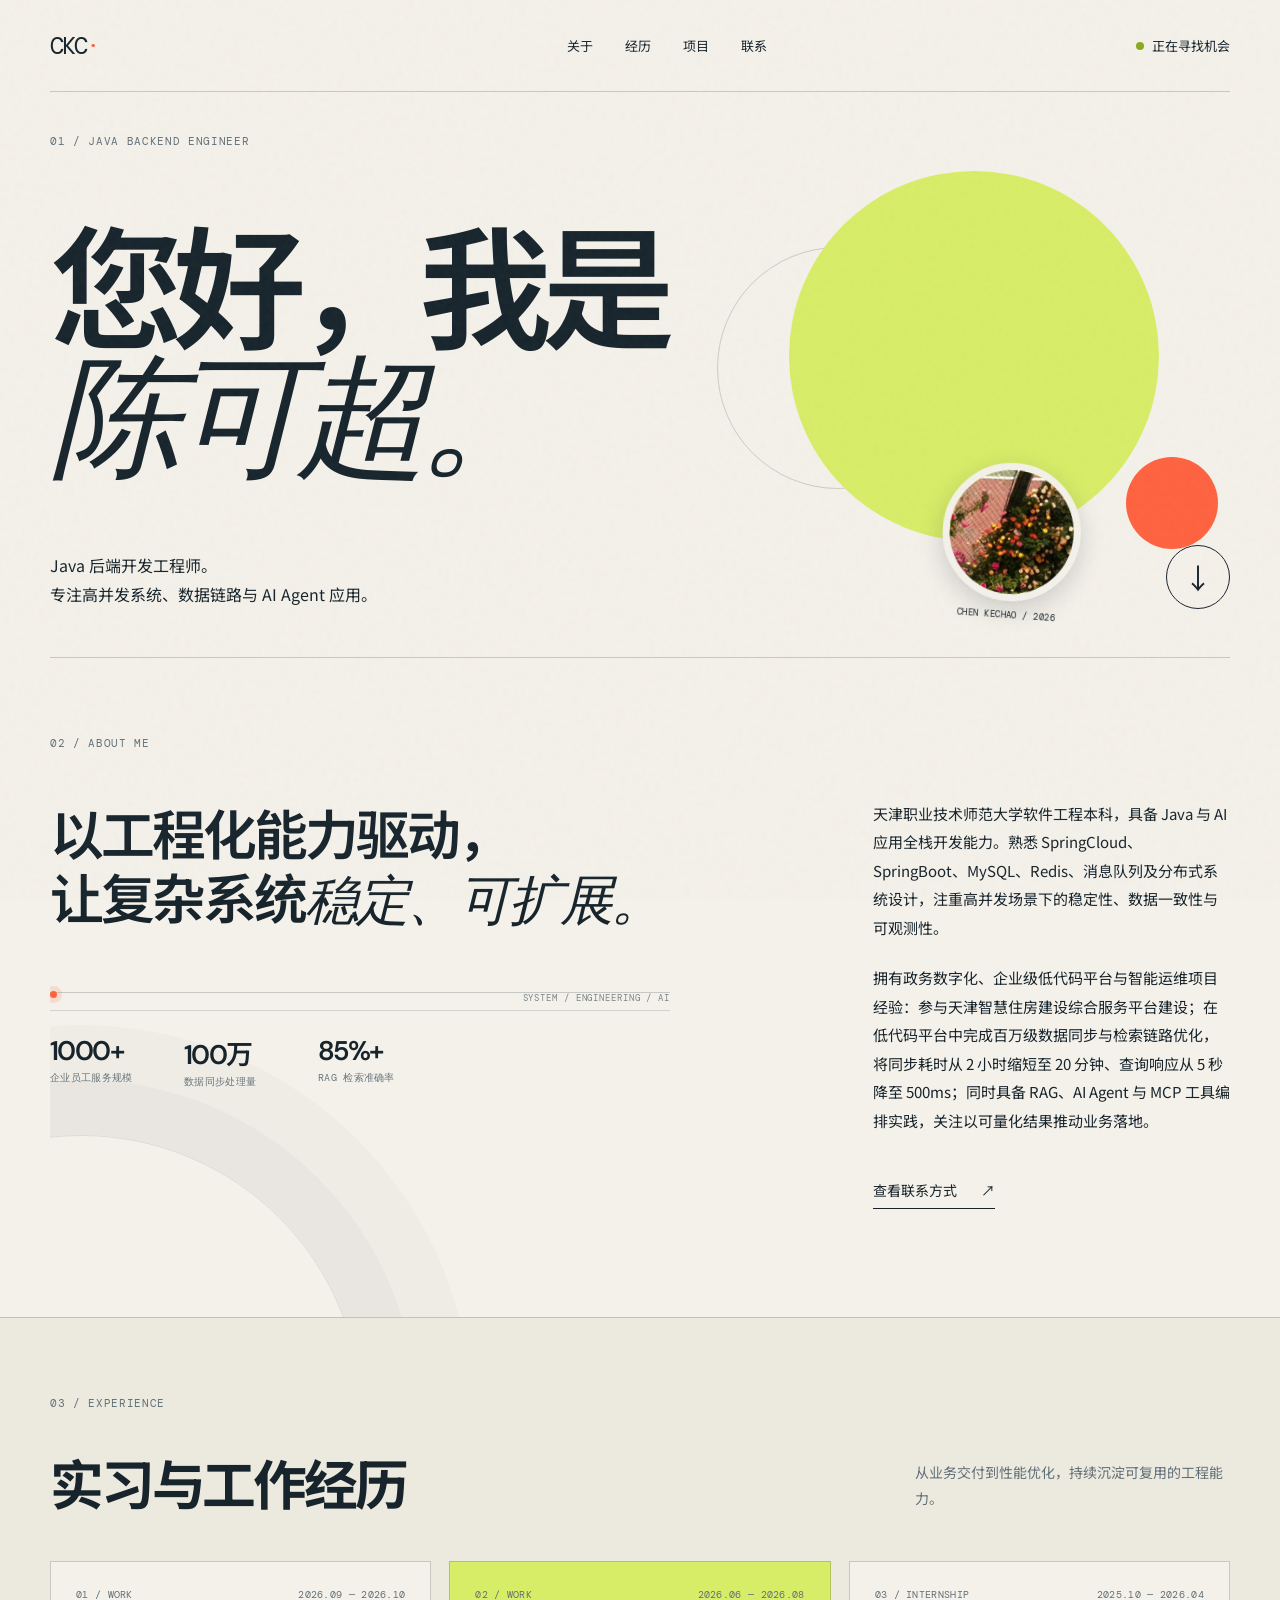
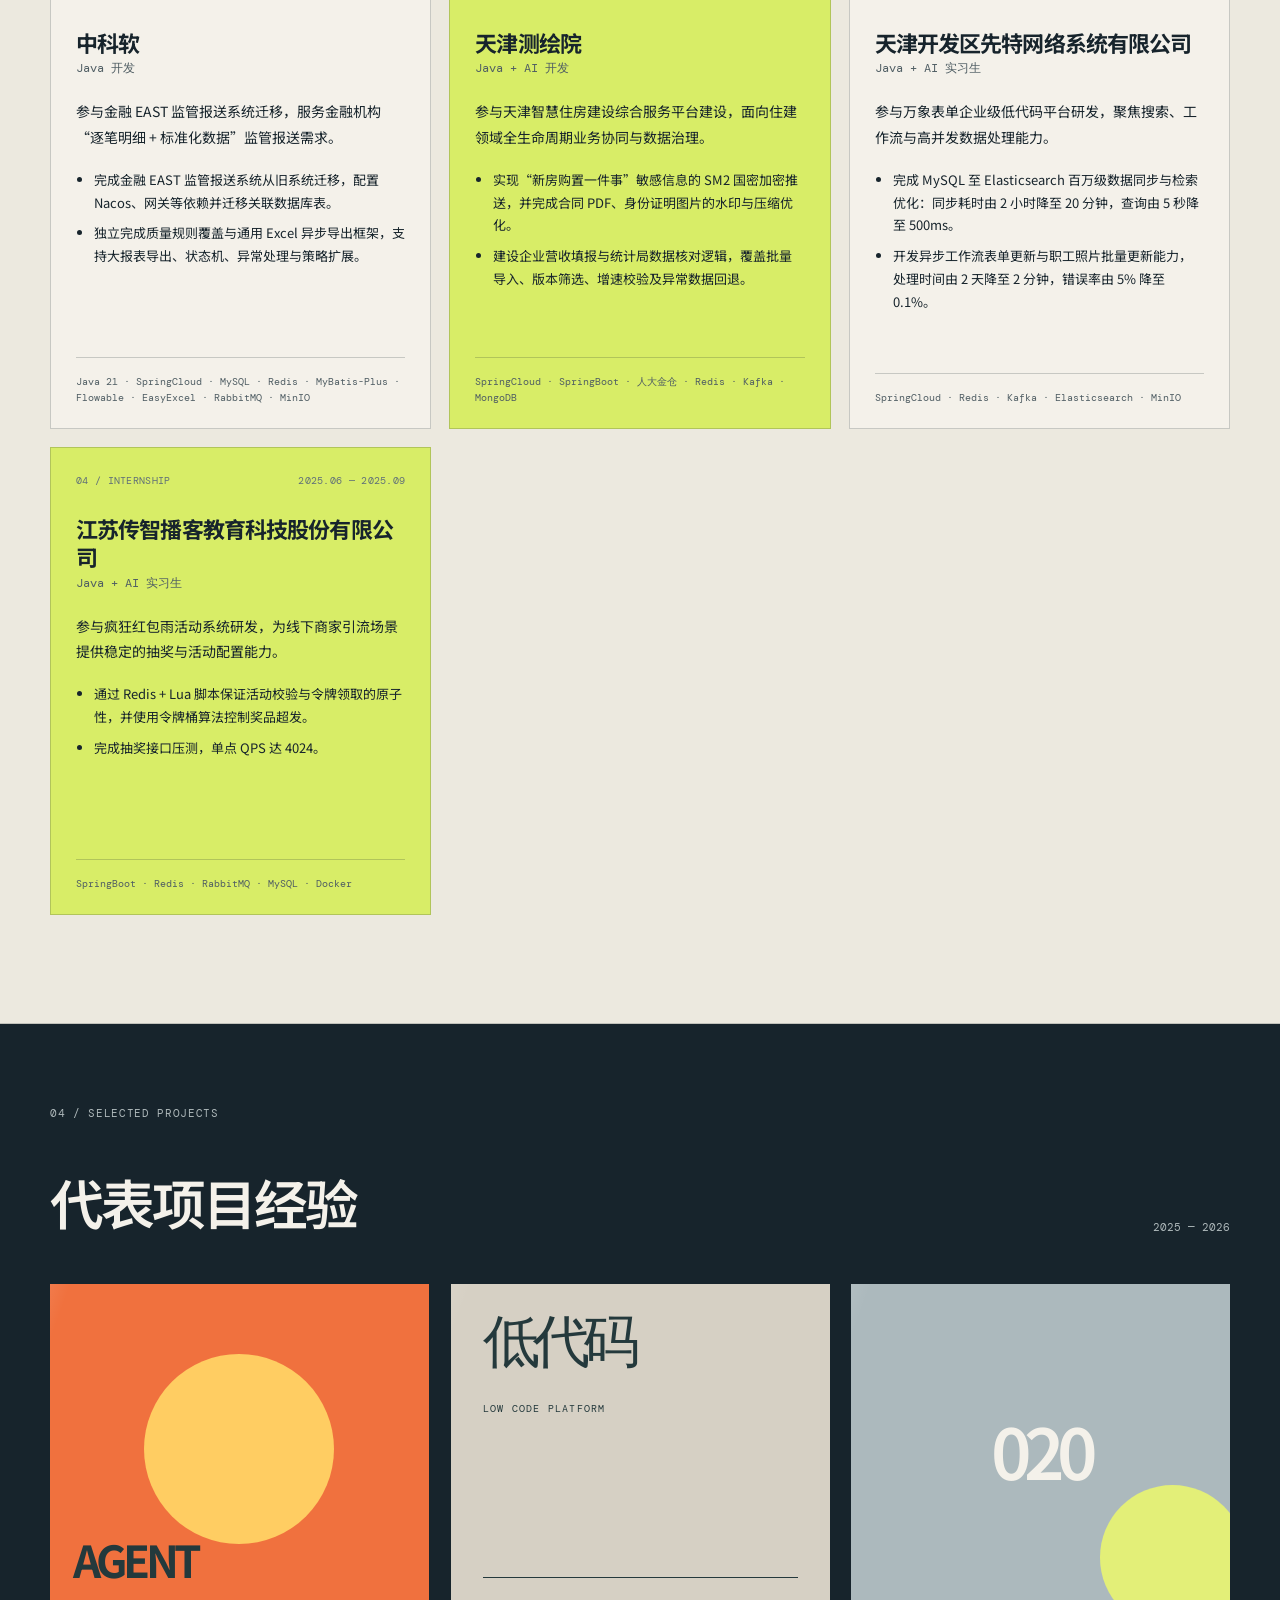
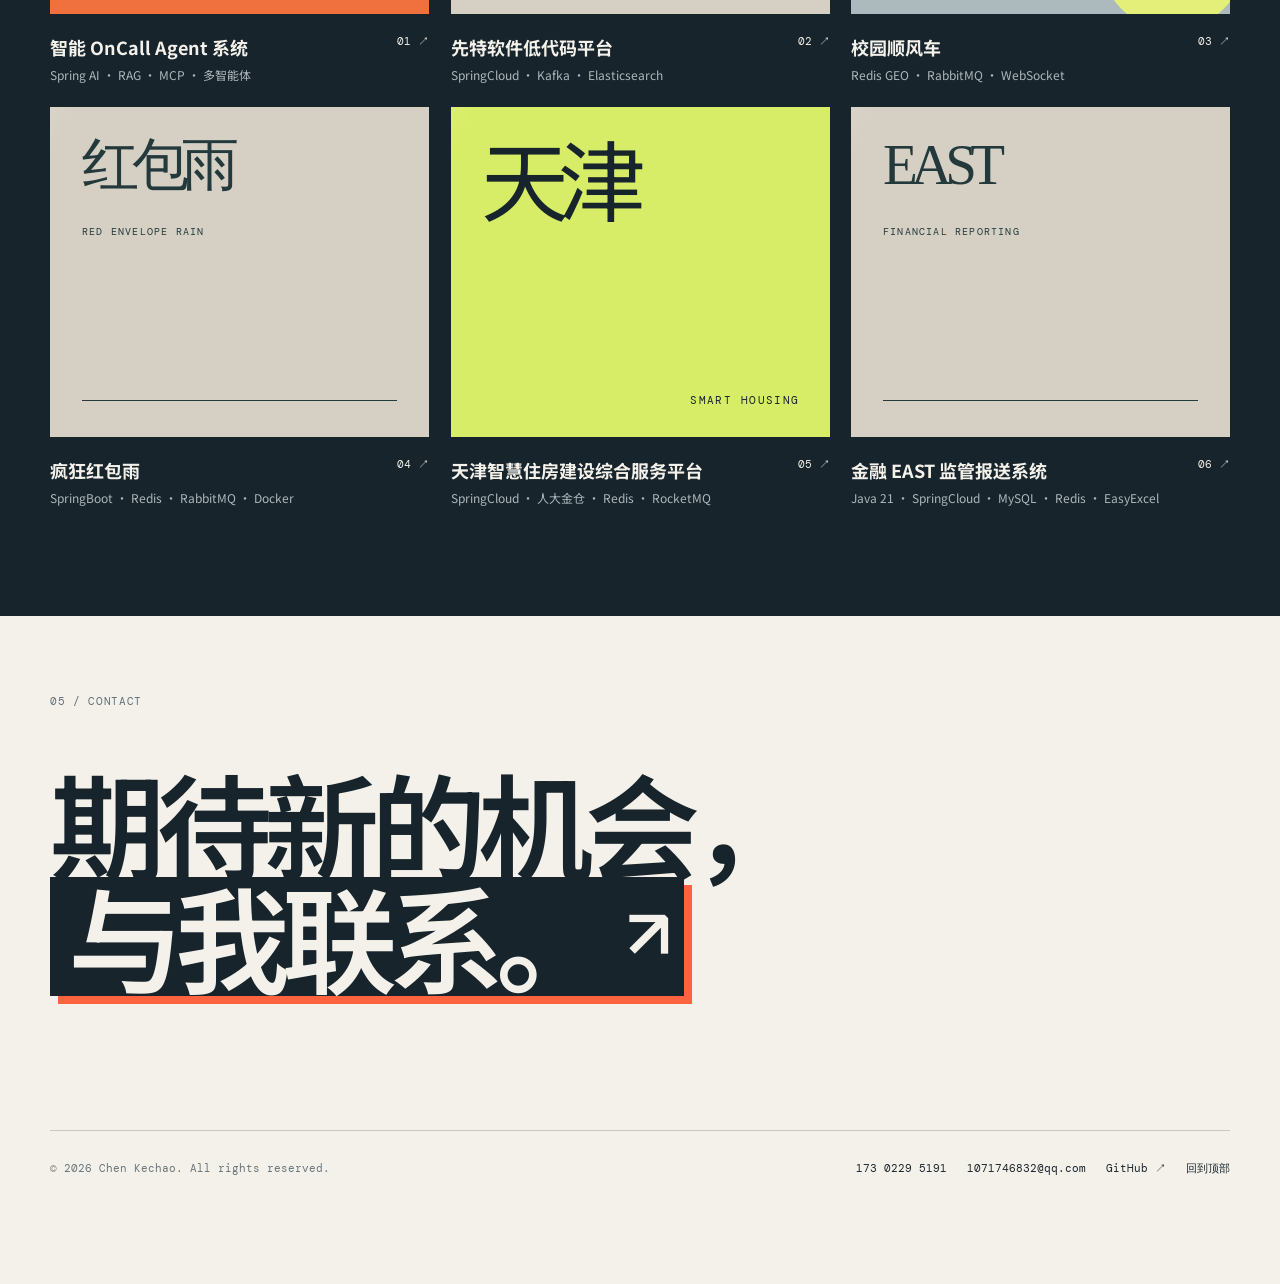
<file: index.html>
<!doctype html>
<html lang="zh-CN">
  <head>
    <meta charset="UTF-8" />
    <meta name="viewport" content="width=device-width, initial-scale=1.0" />
    <meta name="description" content="陈可超 - Java 后端开发工程师" />
    <title>chenkechao</title>
    <link rel="preconnect" href="https://fonts.googleapis.com" />
    <link rel="preconnect" href="https://fonts.gstatic.com" crossorigin />
    <link href="https://fonts.googleapis.com/css2?family=DM+Mono&family=DM+Sans:opsz,wght@9..40,400;9..40,500;9..40,600;9..40,700&family=Noto+Sans+SC:wght@400;500;600;700&display=swap" rel="stylesheet" />
    <link rel="stylesheet" href="style.css" />
    <link rel="stylesheet" href="avatar.css" />
    <link rel="stylesheet" href="motion.css" />
    <link rel="stylesheet" href="contact.css" />
    <link rel="stylesheet" href="about.css" />
    <link rel="stylesheet" href="spacing.css" />
    <link rel="stylesheet" href="interaction.css" />
    <link rel="stylesheet" href="housing.css" />
    <link rel="stylesheet" href="fireworks.css" />
    <link rel="stylesheet" href="modal.css" />
    <link rel="stylesheet" href="experience.css" />
  </head>
  <body>
    <div class="noise"></div>
    <div class="cursor-glow" aria-hidden="true"></div>
    <header class="nav wrap">
      <a class="brand" href="#top">CKC<span>·</span></a>
      <nav aria-label="主导航">
        <a href="#about">关于</a>
        <a href="#experience">经历</a>
        <a href="#work">项目</a>
        <a href="#contact">联系</a>
      </nav>
      <a class="availability" href="mailto:1071746832@qq.com"><i></i>正在寻找机会</a>
    </header>

    <main id="top">
      <section class="hero wrap">
        <p class="eyebrow">01 / JAVA BACKEND ENGINEER</p>
        <h1>您好，我是<br /><em>陈可超。</em></h1>
        <div class="hero-bottom">
          <p>Java 后端开发工程师。<br />专注高并发系统、数据链路与 AI Agent 应用。</p>
          <figure class="portrait" tabindex="0" role="button" aria-label="播放满屏小烟花">
            <img src="avatar.jpg" alt="陈可超的个人头像" />
            <figcaption>CHEN KECHAO / 2026</figcaption>
          </figure>
          <a class="round-link" href="#work" aria-label="跳转到项目区域">↓</a>
        </div>
        <div class="orb orb-one"></div><div class="orb orb-two"></div>
      </section>

      <section id="about" class="about wrap section">
        <p class="eyebrow">02 / ABOUT ME</p>
        <div class="about-grid">
          <div>
            <h2>以工程化能力驱动，<br />让复杂系统<em>稳定、可扩展。</em></h2>
            <div class="about-signal" aria-label="项目数据">
              <div class="signal-track"></div>
              <div class="stat-row">
                <div class="stat"><strong>1000+</strong><span>企业员工服务规模</span></div>
                <div class="stat"><strong>100万</strong><span>数据同步处理量</span></div>
                <div class="stat"><strong>85%+</strong><span>RAG 检索准确率</span></div>
              </div>
            </div>
          </div>
          <div class="about-copy">
            <p>天津职业技术师范大学软件工程本科，具备 Java 与 AI 应用全栈开发能力。熟悉 SpringCloud、SpringBoot、MySQL、Redis、消息队列及分布式系统设计，注重高并发场景下的稳定性、数据一致性与可观测性。</p>
            <p>拥有政务数字化、企业级低代码平台与智能运维项目经验：参与天津智慧住房建设综合服务平台建设；在低代码平台中完成百万级数据同步与检索链路优化，将同步耗时从 2 小时缩短至 20 分钟、查询响应从 5 秒降至 500ms；同时具备 RAG、AI Agent 与 MCP 工具编排实践，关注以可量化结果推动业务落地。</p>
            <a class="text-link" href="#contact">查看联系方式 <span>↗</span></a>
          </div>
        </div>
      </section>

      <section id="experience" class="experience section">
        <div class="wrap">
          <p class="eyebrow">03 / EXPERIENCE</p>
          <div class="experience-heading"><h2>实习与工作经历</h2><p>从业务交付到性能优化，持续沉淀可复用的工程能力。</p></div>
          <div class="experience-list">
            <article class="experience-card experience-card--current">
              <div class="experience-card__top"><span>01 / WORK</span><time>2026.09 — 2026.10</time></div>
              <h3>中科软</h3>
              <p class="experience-role">Java 开发</p>
              <p>参与金融 EAST 监管报送系统迁移，服务金融机构“逐笔明细 + 标准化数据”监管报送需求。</p>
              <ul>
                <li>完成金融 EAST 监管报送系统从旧系统迁移，配置 Nacos、网关等依赖并迁移关联数据库表。</li>
                <li>独立完成质量规则覆盖与通用 Excel 异步导出框架，支持大报表导出、状态机、异常处理与策略扩展。</li>
              </ul>
              <p class="experience-stack">Java 21 · SpringCloud · MySQL · Redis · MyBatis-Plus · Flowable · EasyExcel · RabbitMQ · MinIO</p>
            </article>
            <article class="experience-card experience-card--featured">
              <div class="experience-card__top"><span>02 / WORK</span><time>2026.06 — 2026.08</time></div>
              <h3>天津测绘院</h3>
              <p class="experience-role">Java + AI 开发</p>
              <p>参与天津智慧住房建设综合服务平台建设，面向住建领域全生命周期业务协同与数据治理。</p>
              <ul>
                <li>实现“新房购置一件事”敏感信息的 SM2 国密加密推送，并完成合同 PDF、身份证明图片的水印与压缩优化。</li>
                <li>建设企业营收填报与统计局数据核对逻辑，覆盖批量导入、版本筛选、增速校验及异常数据回退。</li>
              </ul>
              <p class="experience-stack">SpringCloud · SpringBoot · 人大金仓 · Redis · Kafka · MongoDB</p>
            </article>
            <article class="experience-card">
              <div class="experience-card__top"><span>03 / INTERNSHIP</span><time>2025.10 — 2026.04</time></div>
              <h3>天津开发区先特网络系统有限公司</h3>
              <p class="experience-role">Java + AI 实习生</p>
              <p>参与万象表单企业级低代码平台研发，聚焦搜索、工作流与高并发数据处理能力。</p>
              <ul>
                <li>完成 MySQL 至 Elasticsearch 百万级数据同步与检索优化：同步耗时由 2 小时降至 20 分钟，查询由 5 秒降至 500ms。</li>
                <li>开发异步工作流表单更新与职工照片批量更新能力，处理时间由 2 天降至 2 分钟，错误率由 5% 降至 0.1%。</li>
              </ul>
              <p class="experience-stack">SpringCloud · Redis · Kafka · Elasticsearch · MinIO</p>
            </article>
            <article class="experience-card experience-card--green">
              <div class="experience-card__top"><span>04 / INTERNSHIP</span><time>2025.06 — 2025.09</time></div>
              <h3>江苏传智播客教育科技股份有限公司</h3>
              <p class="experience-role">Java + AI 实习生</p>
              <p>参与疯狂红包雨活动系统研发，为线下商家引流场景提供稳定的抽奖与活动配置能力。</p>
              <ul>
                <li>通过 Redis + Lua 脚本保证活动校验与令牌领取的原子性，并使用令牌桶算法控制奖品超发。</li>
                <li>完成抽奖接口压测，单点 QPS 达 4024。</li>
              </ul>
              <p class="experience-stack">SpringBoot · Redis · RabbitMQ · MySQL · Docker</p>
            </article>
          </div>
        </div>
      </section>

      <section id="work" class="work section">
        <div class="wrap"><p class="eyebrow">04 / SELECTED PROJECTS</p>
          <div class="work-heading"><h2>代表项目经验</h2><span>2025 — 2026</span></div>
        </div>
        <div class="projects wrap">
          <a class="project project-sun" href="https://github.com/yizaiersan/super-biz-agent" target="_blank" rel="noreferrer" aria-label="在 GitHub 查看智能 OnCall Agent 系统项目">
            <div class="project-visual"><div class="sun"></div><span>AGENT</span></div>
            <div class="project-meta"><div><h3>智能 OnCall Agent 系统</h3><p>Spring AI · RAG · MCP · 多智能体</p></div><b>01 ↗</b></div>
          </a>
          <a class="project project-book project-modal-trigger" href="#contact" data-modal-title="这是一个内网项目呀" data-modal-message="先特软件低代码平台为内网开发项目，暂时没有可公开访问的链接。" aria-label="查看先特软件低代码平台项目说明">
            <div class="project-visual"><div class="book-title">低代码<br /><small>LOW CODE PLATFORM</small></div><div class="book-line"></div></div>
            <div class="project-meta"><div><h3>先特软件低代码平台</h3><p>SpringCloud · Kafka · Elasticsearch</p></div><b>02 ↗</b></div>
          </a>
          <a class="project project-type" href="https://github.com/yizaiersan/hitch-dev" target="_blank" rel="noreferrer" aria-label="在 GitHub 查看校园顺风车项目">
            <div class="project-visual"><span>020</span><i></i></div>
            <div class="project-meta"><div><h3>校园顺风车</h3><p>Redis GEO · RabbitMQ · WebSocket</p></div><b>03 ↗</b></div>
          </a>
          <a class="project project-book" href="https://github.com/yizaiersan/lottery" target="_blank" rel="noreferrer" aria-label="在 GitHub 查看疯狂红包雨项目">
            <div class="project-visual"><div class="book-title">红包雨<br /><small>RED ENVELOPE RAIN</small></div><div class="book-line"></div></div>
            <div class="project-meta"><div><h3>疯狂红包雨</h3><p>SpringBoot · Redis · RabbitMQ · Docker</p></div><b>04 ↗</b></div>
          </a>
          <a class="project project-housing" href="https://szzj.zfcxjs.tj.gov.cn:30479" target="_blank" rel="noreferrer" aria-label="打开天津智慧住房建设综合服务平台">
            <div class="project-visual"><span>天津</span><i>SMART HOUSING</i></div>
            <div class="project-meta"><div><h3>天津智慧住房建设综合服务平台</h3><p>SpringCloud · 人大金仓 · Redis · RocketMQ</p></div><b>05 ↗</b></div>
          </a>
          <a class="project project-book project-modal-trigger" href="#work" data-modal-title="这是一个内网项目呀" data-modal-message="中科软金融 EAST 监管报送系统为内网开发项目，暂时没有可公开访问的链接。" aria-label="查看中科软金融 EAST 监管报送系统项目说明">
            <div class="project-visual"><div class="book-title">EAST<br /><small>FINANCIAL REPORTING</small></div><div class="book-line"></div></div>
            <div class="project-meta"><div><h3>金融 EAST 监管报送系统</h3><p>Java 21 · SpringCloud · MySQL · Redis · EasyExcel</p></div><b>06 ↗</b></div>
          </a>
        </div>
      </section>

      <section id="contact" class="contact wrap section">
        <p class="eyebrow">05 / CONTACT</p>
        <h2>期待新的机会，<br /><a class="contact-cta" href="mailto:1071746832@qq.com">与我联系。<span>↗</span></a></h2>
        <div class="contact-foot"><p>© 2026 Chen Kechao. All rights reserved.</p><div><a href="tel:17302295191">173 0229 5191</a><a href="mailto:1071746832@qq.com">1071746832@qq.com</a><a href="https://github.com/yizaiersan" target="_blank" rel="noreferrer">GitHub ↗</a><a href="#top">回到顶部</a></div></div>
      </section>
    </main>
    <div class="project-modal" id="internal-project-modal" role="dialog" aria-modal="true" aria-labelledby="internal-project-title" hidden>
      <div class="project-modal__backdrop" data-close-modal></div>
      <div class="project-modal__card">
        <span class="project-modal__sparkle">✦</span>
        <p class="eyebrow">A LITTLE NOTE</p>
        <h2 id="internal-project-title">这是一个内网项目呀</h2>
        <p id="project-modal-message">先特软件低代码平台为内网开发项目，暂时没有可公开访问的链接。</p>
        <button type="button" data-close-modal>知道啦 ✿</button>
      </div>
    </div>
    <div class="contact-modal" id="contact-qr-modal" role="dialog" aria-modal="true" aria-label="微信二维码" hidden>
      <div class="contact-modal__backdrop" data-close-qr-modal></div>
      <div class="contact-modal__card">
        <button class="contact-modal__close" type="button" aria-label="关闭二维码" data-close-qr-modal>×</button>
        <img src="wechat-qr.png" alt="Chao 的微信二维码，扫码添加好友" />
        <p>扫一扫，来和我聊聊吧 ✦</p>
      </div>
    </div>
    <script src="motion.js"></script>
  </body>
</html>
</file>
<file: style.css>
:root{--ink:#17242c;--paper:#f4f1ea;--lime:#d8ed67;--orange:#ff623f;--line:rgba(23,36,44,.2)}*{box-sizing:border-box}html{scroll-behavior:smooth}body{margin:0;background:var(--paper);color:var(--ink);font-family:"Noto Sans SC","DM Sans",sans-serif}.wrap{width:min(1180px,calc(100% - 64px));margin:auto}.noise{position:fixed;inset:0;opacity:.045;pointer-events:none;z-index:10;background-image:url("data:image/svg+xml,%3Csvg viewBox='0 0 180 180' xmlns='http://www.w3.org/2000/svg'%3E%3Cfilter id='n'%3E%3CfeTurbulence type='fractalNoise' baseFrequency='.85' numOctaves='4' stitchTiles='stitch'/%3E%3C/filter%3E%3Crect width='100%25' height='100%25' filter='url(%23n)' opacity='.9'/%3E%3C/svg%3E")}.nav{height:92px;display:flex;align-items:center;justify-content:space-between;border-bottom:1px solid var(--line);position:relative;z-index:2}.brand{font-family:"DM Mono",monospace;font-size:24px;text-decoration:none;color:var(--ink);letter-spacing:-2px}.brand span{color:var(--orange)}nav{display:flex;gap:32px;margin-left:100px}nav a,.availability,.contact-foot a{color:var(--ink);text-decoration:none;font-size:13px}.availability{display:flex;align-items:center;gap:8px}.availability i{width:8px;height:8px;border-radius:50%;background:#88aa1e;display:block}.hero{min-height:600px;padding:72px 0 48px;position:relative;overflow:hidden}.eyebrow{font-family:"DM Mono",monospace;font-size:11px;letter-spacing:.06em;margin:0;color:#617078}.hero h1{font-size:clamp(64px,10.4vw,140px);line-height:.93;letter-spacing:-.075em;font-weight:600;margin:72px 0 64px;position:relative;z-index:1}.hero h1 em,.about h2 em{font-family:Georgia,serif;font-weight:400}.hero-bottom{display:flex;justify-content:space-between;align-items:end;position:relative;z-index:1}.hero-bottom p{font-size:16px;line-height:1.8;margin:0}.round-link{width:64px;height:64px;border:1px solid var(--ink);border-radius:50%;display:grid;place-items:center;text-decoration:none;color:var(--ink);font-size:28px;transition:.25s}.round-link:hover{background:var(--ink);color:var(--paper);transform:translateY(4px)}.orb{position:absolute;border-radius:50%;filter:blur(.2px)}.orb-one{width:370px;height:370px;background:var(--lime);right:6%;top:79px}.orb-two{width:92px;height:92px;background:var(--orange);right:1%;top:365px}.section{padding:130px 0}.about{border-top:1px solid var(--line)}.about-grid{display:grid;grid-template-columns:1.35fr .65fr;gap:80px;margin-top:50px}.about h2,.work h2,.contact h2{font-size:clamp(32px,4.2vw,58px);line-height:1.2;letter-spacing:-.055em;font-weight:600;margin:0}.about-copy{font-size:15px;line-height:1.9}.about-copy p{margin:0 0 22px}.text-link{display:inline-flex;margin-top:20px;color:var(--ink);font-size:14px;text-decoration:none;border-bottom:1px solid var(--ink);padding-bottom:4px}.text-link span{margin-left:24px}.work{background:var(--ink);color:var(--paper)}.work .eyebrow{color:#aeb8ba}.work-heading{display:flex;justify-content:space-between;align-items:end;margin:50px 0}.work-heading span{font:11px "DM Mono",monospace;color:#aeb8ba}.projects{display:grid;grid-template-columns:repeat(3,1fr);gap:22px}.project{color:inherit;text-decoration:none}.project-visual{height:330px;position:relative;overflow:hidden;transition:transform .35s}.project:hover .project-visual{transform:translateY(-8px)}.project-sun .project-visual{background:#f0713e}.sun{position:absolute;width:190px;height:190px;border-radius:50%;background:#ffcd62;top:50%;left:50%;transform:translate(-50%,-50%)}.project-sun .project-visual span{position:absolute;bottom:23px;left:23px;font-size:44px;font-weight:700;letter-spacing:-.1em;color:#24393c}.project-book .project-visual{background:#d6d0c4;padding:32px;color:#24393c}.book-title{font-family:Georgia,serif;font-size:57px;line-height:.9;letter-spacing:-.12em}.book-title small{font:10px "DM Mono",monospace;letter-spacing:.12em}.book-line{height:1px;background:#24393c;position:absolute;left:32px;right:32px;bottom:36px}.project-type .project-visual{background:#acb9bd;display:grid;place-items:center;color:#f4f1ea}.project-type span{font-size:70px;letter-spacing:-.12em;font-weight:600;position:relative;z-index:1}.project-type i{position:absolute;width:145px;height:145px;background:#e3ef78;border-radius:50%;right:-15px;bottom:-16px}.project-meta{padding:20px 0 2px;display:flex;justify-content:space-between}.project-meta h3{font-size:18px;margin:0 0 6px}.project-meta p{font-size:12px;margin:0;color:#aeb8ba}.project-meta b{font:11px "DM Mono",monospace;font-weight:400}.contact{min-height:560px;display:flex;flex-direction:column}.contact h2{font-size:clamp(55px,9vw,118px);line-height:.94;margin:60px 0}.contact h2 a{color:var(--orange);text-decoration:none}.contact h2 span{font-family:"DM Sans";font-size:.6em;vertical-align:top}.contact-foot{margin-top:auto;padding-top:30px;border-top:1px solid var(--line);display:flex;justify-content:space-between;color:#67757b;font:11px "DM Mono",monospace}.contact-foot p{margin:0}.contact-foot div{display:flex;gap:20px}.contact-foot a{font:11px "DM Mono",monospace;color:var(--ink)}@media(max-width:700px){.wrap{width:min(100% - 40px,1180px)}.nav{height:72px}nav{display:none}.availability{font-size:11px}.hero{min-height:520px;padding-top:54px}.hero h1{margin:65px 0 70px}.orb-one{width:230px;height:230px;right:-60px;top:120px}.orb-two{width:55px;height:55px;top:325px;right:10px}.hero-bottom p{font-size:13px}.section{padding:80px 0}.about-grid{grid-template-columns:1fr;gap:32px;margin-top:38px}.projects{grid-template-columns:1fr;gap:40px}.project-visual{height:280px}.work-heading{margin:40px 0}.contact{min-height:470px}.contact-foot{gap:25px;flex-direction:column}.contact-foot div{gap:16px}.contact h2{margin:48px 0}}
</file>
<file: avatar.css>
.portrait{position:absolute;right:150px;bottom:-12px;width:138px;margin:0;transform:rotate(4deg)}
.portrait img{display:block;width:100%;aspect-ratio:1;object-fit:cover;border-radius:50%;border:7px solid var(--paper);box-shadow:0 8px 25px rgba(23,36,44,.18)}
.portrait figcaption{font:9px "DM Mono",monospace;letter-spacing:.05em;text-align:center;margin-top:8px;white-space:nowrap}
@media(max-width:700px){.portrait{width:96px;right:85px;bottom:10px}.portrait img{border-width:5px}.portrait figcaption{font-size:7px}}
</file>
<file: motion.css>
@keyframes rise-in{from{opacity:0;transform:translateY(30px)}to{opacity:1;transform:translateY(0)}}
@keyframes drift{0%,100%{transform:translate3d(0,0,0) scale(1)}50%{transform:translate3d(-24px,22px,0) scale(1.06)}}
@keyframes pulse{0%,100%{opacity:.72;transform:scale(1)}50%{opacity:1;transform:scale(1.13)}}
@keyframes sweep{from{transform:translateX(-130%) skewX(-20deg)}to{transform:translateX(260%) skewX(-20deg)}}
.nav{animation:rise-in .8s cubic-bezier(.2,.8,.2,1) both}.hero .eyebrow{animation:rise-in .8s .12s cubic-bezier(.2,.8,.2,1) both}.hero h1{animation:rise-in 1s .25s cubic-bezier(.2,.8,.2,1) both}.hero-bottom{animation:rise-in .9s .45s cubic-bezier(.2,.8,.2,1) both}.orb-one{animation:drift 9s ease-in-out infinite}.orb-two{animation:pulse 4.5s ease-in-out infinite}.availability i{animation:pulse 1.7s ease-in-out infinite}
nav a{position:relative;padding:8px 0}nav a::after{content:"";position:absolute;left:0;bottom:1px;width:100%;height:1px;background:var(--orange);transform:scaleX(0);transform-origin:right;transition:transform .35s ease}nav a:hover::after{transform:scaleX(1);transform-origin:left}.round-link{transition:background .3s,color .3s,transform .3s,box-shadow .3s}.round-link:hover{box-shadow:0 10px 24px rgba(23,36,44,.22);transform:translateY(4px) rotate(-12deg)}
.section{opacity:0;transform:translateY(48px);transition:opacity .85s ease,transform .85s cubic-bezier(.2,.8,.2,1)}.section.is-visible{opacity:1;transform:none}.project{transition:transform .4s cubic-bezier(.2,.8,.2,1)}.project:hover{transform:translateY(-10px)}.project-visual::after{content:"";position:absolute;inset:0;width:35%;background:linear-gradient(90deg,transparent,rgba(255,255,255,.22),transparent);pointer-events:none;transform:translateX(-130%) skewX(-20deg)}.project:hover .project-visual::after{animation:sweep .8s ease}.project-meta b{transition:transform .3s ease}.project:hover .project-meta b{transform:translate(4px,-4px)}.portrait{transition:transform .5s cubic-bezier(.2,.8,.2,1)}.portrait:hover{transform:rotate(-3deg) scale(1.06)}.text-link{transition:letter-spacing .3s ease}.text-link:hover{letter-spacing:.04em}.contact h2 a{background:linear-gradient(90deg,var(--orange),#e94d98,var(--orange));background-size:200% 100%;transition:background-position .6s ease}.contact h2 a:hover{background-position:100% 0}
@media(prefers-reduced-motion:reduce){*,*::before,*::after{animation-duration:.01ms!important;animation-iteration-count:1!important;scroll-behavior:auto!important;transition-duration:.01ms!important}.section{opacity:1;transform:none}}
</file>
<file: contact.css>
.contact{padding-top:112px;padding-bottom:72px}
.contact h2{max-width:1100px;letter-spacing:-.07em}
.contact h2 a{display:inline-flex;align-items:center;gap:.16em;color:var(--paper);background:var(--ink);padding:.07em .19em .11em .16em;line-height:.86;box-shadow:8px 8px 0 var(--orange);transition:transform .35s ease,box-shadow .35s ease,background .35s ease}
.contact h2 a:hover{background:var(--orange);box-shadow:12px 12px 0 var(--ink);transform:translate(-4px,-4px)}
.contact h2 span{margin-left:.08em}
.contact-foot{margin-top:74px}
@media(max-width:700px){.contact{padding-top:80px;padding-bottom:52px}.contact h2 a{box-shadow:5px 5px 0 var(--orange)}.contact-foot{margin-top:56px}}
</file>
<file: about.css>
@keyframes trace{0%{left:0;opacity:0}12%,78%{opacity:1}100%{left:100%;opacity:0}}
@keyframes float-chip{0%,100%{transform:translateY(0)}50%{transform:translateY(-7px)}}
.about{position:relative;overflow:hidden}.about::before{content:"";position:absolute;width:560px;height:560px;left:-250px;bottom:-380px;border:1px solid rgba(23,36,44,.1);border-radius:50%;box-shadow:0 0 0 55px rgba(23,36,44,.025),0 0 0 110px rgba(23,36,44,.018);pointer-events:none}.about h2{position:relative;z-index:1}.about-signal{position:relative;z-index:1;margin-top:58px;max-width:620px;border-top:1px solid var(--line);padding-top:17px}.about-signal::before{content:"";position:absolute;top:-2px;left:0;width:7px;height:7px;border-radius:50%;background:var(--orange);box-shadow:0 0 0 5px rgba(255,98,63,.16);animation:trace 5.5s linear infinite}.signal-track{position:relative;height:1px;background:rgba(23,36,44,.15);margin-bottom:22px}.signal-track::after{content:"SYSTEM / ENGINEERING / AI";position:absolute;right:0;top:-18px;font:9px "DM Mono",monospace;letter-spacing:.1em;color:#7b8588}.stat-row{display:flex;gap:26px}.stat{min-width:108px;animation:float-chip 5s ease-in-out infinite}.stat:nth-child(2){animation-delay:-1.7s}.stat:nth-child(3){animation-delay:-3.4s}.stat strong{display:block;font:600 27px "DM Sans","Noto Sans SC",sans-serif;letter-spacing:-.06em}.stat span{display:block;margin-top:3px;font:10px "DM Mono",monospace;letter-spacing:.03em;color:#68757b}.about-copy{position:relative;z-index:1}.about-copy p{transition:transform .35s ease}.about-copy:hover p{transform:translateX(5px)}
@media(max-width:700px){.about-signal{margin-top:40px}.stat-row{gap:18px}.stat{min-width:0;flex:1}.stat strong{font-size:22px}.stat span{font-size:8px}.about::before{left:-350px}.signal-track::after{font-size:7px}}
</file>
<file: spacing.css>
/* Tighter vertical rhythm: section labels arrive closer to their boundaries. */
.hero{padding-top:42px;min-height:540px}
.section{padding-top:78px;padding-bottom:108px}
.work.section{padding-top:82px}
.contact{padding-top:78px}
@media(max-width:700px){.hero{padding-top:34px;min-height:500px}.section{padding-top:62px;padding-bottom:76px}.work.section{padding-top:66px}.contact{padding-top:66px}}
</file>
<file: interaction.css>
@media(pointer:fine){
  .cursor-glow{position:fixed;z-index:20;width:310px;height:310px;left:0;top:0;border-radius:50%;pointer-events:none;background:radial-gradient(circle,rgba(216,237,103,.38) 0%,rgba(216,237,103,.17) 28%,rgba(216,237,103,.05) 48%,transparent 72%);mix-blend-mode:multiply;transform:translate3d(-50%,-50%,0);transition:width .3s ease,height .3s ease,opacity .3s ease;will-change:transform;opacity:0}.cursor-glow.is-active{opacity:1}.cursor-glow.is-hovering{width:390px;height:390px;background:radial-gradient(circle,rgba(255,98,63,.32) 0%,rgba(255,98,63,.13) 35%,rgba(255,98,63,.04) 54%,transparent 74%)}
  .hero{isolation:isolate}.hero::after{content:"";position:absolute;width:240px;height:240px;right:23%;top:155px;border:1px solid rgba(23,36,44,.18);border-radius:50%;z-index:-1;transform:translate3d(var(--mouse-x,0),var(--mouse-y,0),0);transition:transform .15s linear;will-change:transform}.project{transform-style:preserve-3d;will-change:transform}.project-visual{transform:translateZ(0)}.project:hover .project-visual{filter:saturate(1.08) contrast(1.03)}.round-link{will-change:transform}.availability{transition:transform .2s ease}
}
@media(prefers-reduced-motion:reduce){.cursor-glow{display:none!important}}
</file>
<file: housing.css>
.project-housing .project-visual{background:#d8ed67;color:#17242c;padding:30px;display:flex;flex-direction:column;justify-content:space-between}
.project-housing .project-visual span{font-family:Georgia,"Noto Sans SC",serif;font-size:88px;line-height:.9;letter-spacing:-.12em}
.project-housing .project-visual i{align-self:flex-end;font:11px "DM Mono",monospace;font-style:normal;letter-spacing:.13em}
</file>
<file: fireworks.css>
.fireworks-layer{position:fixed;inset:0;z-index:100;pointer-events:none;overflow:hidden}
.firework-particle{position:absolute;left:var(--x);top:var(--y);font-size:var(--size);line-height:1;color:var(--color);text-shadow:0 1px 0 rgba(255,255,255,.65),0 0 12px currentColor;animation:firework-pop 1.4s cubic-bezier(.16,.72,.25,1) forwards;animation-delay:var(--delay)}
@keyframes firework-pop{0%{opacity:0;transform:translate(-50%,-50%) scale(.2)}12%{opacity:1}58%{opacity:1;transform:translate(calc(-50% + var(--dx)),calc(-50% + var(--dy))) rotate(var(--spin)) scale(1)}82%{opacity:.9;transform:translate(calc(-50% + var(--dx-drift)),calc(-50% + var(--dy) + var(--fall-early))) rotate(var(--spin)) scale(.82)}100%{opacity:0;transform:translate(calc(-50% + var(--dx-drift)),calc(-50% + var(--dy-fall))) rotate(var(--spin)) scale(.48)}}
@media(prefers-reduced-motion:reduce){.fireworks-layer{display:none}}
</file>
<file: modal.css>
.project-modal{position:fixed;inset:0;z-index:120;display:grid;place-items:center;padding:24px}
.project-modal[hidden]{display:none}
.project-modal__backdrop{position:absolute;inset:0;background:rgba(23,36,44,.48);backdrop-filter:blur(5px)}
.project-modal__card{position:relative;width:min(440px,100%);padding:48px 42px 38px;background:var(--paper);border:2px solid var(--ink);box-shadow:12px 12px 0 var(--orange);text-align:center;animation:modal-pop .35s cubic-bezier(.2,.85,.35,1.2)}
.project-modal__sparkle{display:grid;place-items:center;width:48px;height:48px;margin:0 auto 18px;border-radius:50%;background:var(--lime);font-size:25px;color:var(--orange)}
.project-modal h2{font-size:31px;letter-spacing:-.06em;margin:12px 0 14px}.project-modal p:not(.eyebrow){font-size:15px;line-height:1.8;margin:0 auto 28px;max-width:300px}
.project-modal button{border:1px solid var(--ink);background:var(--ink);color:var(--paper);padding:12px 20px;font:600 14px "Noto Sans SC",sans-serif;cursor:pointer;transition:transform .2s ease,background .2s ease}.project-modal button:hover{background:var(--orange);transform:translateY(-3px)}
@keyframes modal-pop{from{opacity:0;transform:translateY(16px) scale(.9)}to{opacity:1;transform:translateY(0) scale(1)}}
@media(max-width:700px){.project-modal__card{padding:40px 26px 30px;box-shadow:8px 8px 0 var(--orange)}.project-modal h2{font-size:27px}}
.contact-modal{position:fixed;inset:0;z-index:120;display:grid;place-items:center;padding:20px}
.contact-modal[hidden]{display:none}.contact-modal__backdrop{position:absolute;inset:0;background:rgba(23,36,44,.52);backdrop-filter:blur(5px)}
.contact-modal__card{position:relative;width:min(510px,100%);padding:18px;background:var(--paper);border:2px solid var(--ink);box-shadow:12px 12px 0 var(--lime);animation:modal-pop .35s cubic-bezier(.2,.85,.35,1.2)}
.contact-modal__card img{display:block;width:100%;max-height:72vh;object-fit:contain}.contact-modal__card p{margin:12px 0 2px;text-align:center;font-size:14px}.contact-modal__close{position:absolute;right:-13px;top:-13px;width:34px;height:34px;border:1px solid var(--ink);border-radius:50%;background:var(--orange);color:var(--ink);font-size:24px;line-height:1;cursor:pointer}
@media(max-width:700px){.contact-modal__card{box-shadow:8px 8px 0 var(--lime)}.contact-modal__card img{max-height:70vh}}
</file>
<file: experience.css>
.experience{background:#ece9df;border-top:1px solid var(--line);border-bottom:1px solid var(--line)}
.experience-heading{display:flex;align-items:end;justify-content:space-between;gap:38px;margin:42px 0 50px}.experience h2{font-size:clamp(34px,4.2vw,58px);line-height:1.1;letter-spacing:-.06em;margin:0}.experience-heading>p{max-width:315px;margin:0;color:#617078;font-size:14px;line-height:1.8}
.experience-list{display:grid;grid-template-columns:repeat(3,1fr);gap:18px}.experience-card{min-height:468px;padding:26px 25px 22px;background:var(--paper);border:1px solid var(--line);display:flex;flex-direction:column;transition:transform .25s ease,box-shadow .25s ease}.experience-card:hover{transform:translateY(-7px);box-shadow:7px 7px 0 var(--orange)}.experience-card--featured,.experience-card--green{background:var(--lime)}.experience-card__top{display:flex;justify-content:space-between;gap:12px;font:10px "DM Mono",monospace;color:#617078;letter-spacing:.03em}.experience-card h3{font-size:22px;line-height:1.3;letter-spacing:-.04em;margin:27px 0 4px}.experience-role{font:12px "DM Mono",monospace;color:#4f5d63;margin:0 0 22px}.experience-card>p:not(.experience-role):not(.experience-stack){font-size:14px;line-height:1.8;margin:0}.experience-card ul{margin:19px 0 22px;padding-left:18px;font-size:13px;line-height:1.75}.experience-card li+li{margin-top:8px}.experience-stack{margin:auto 0 0;padding-top:16px;border-top:1px solid rgba(23,36,44,.2);font:10px "DM Mono",monospace;line-height:1.6;color:#4f5d63}
@media(max-width:850px){.experience-list{grid-template-columns:1fr}.experience-card{min-height:0}.experience-heading{align-items:start;flex-direction:column;margin-bottom:38px}.experience-card h3{margin-top:20px}}
</file>
